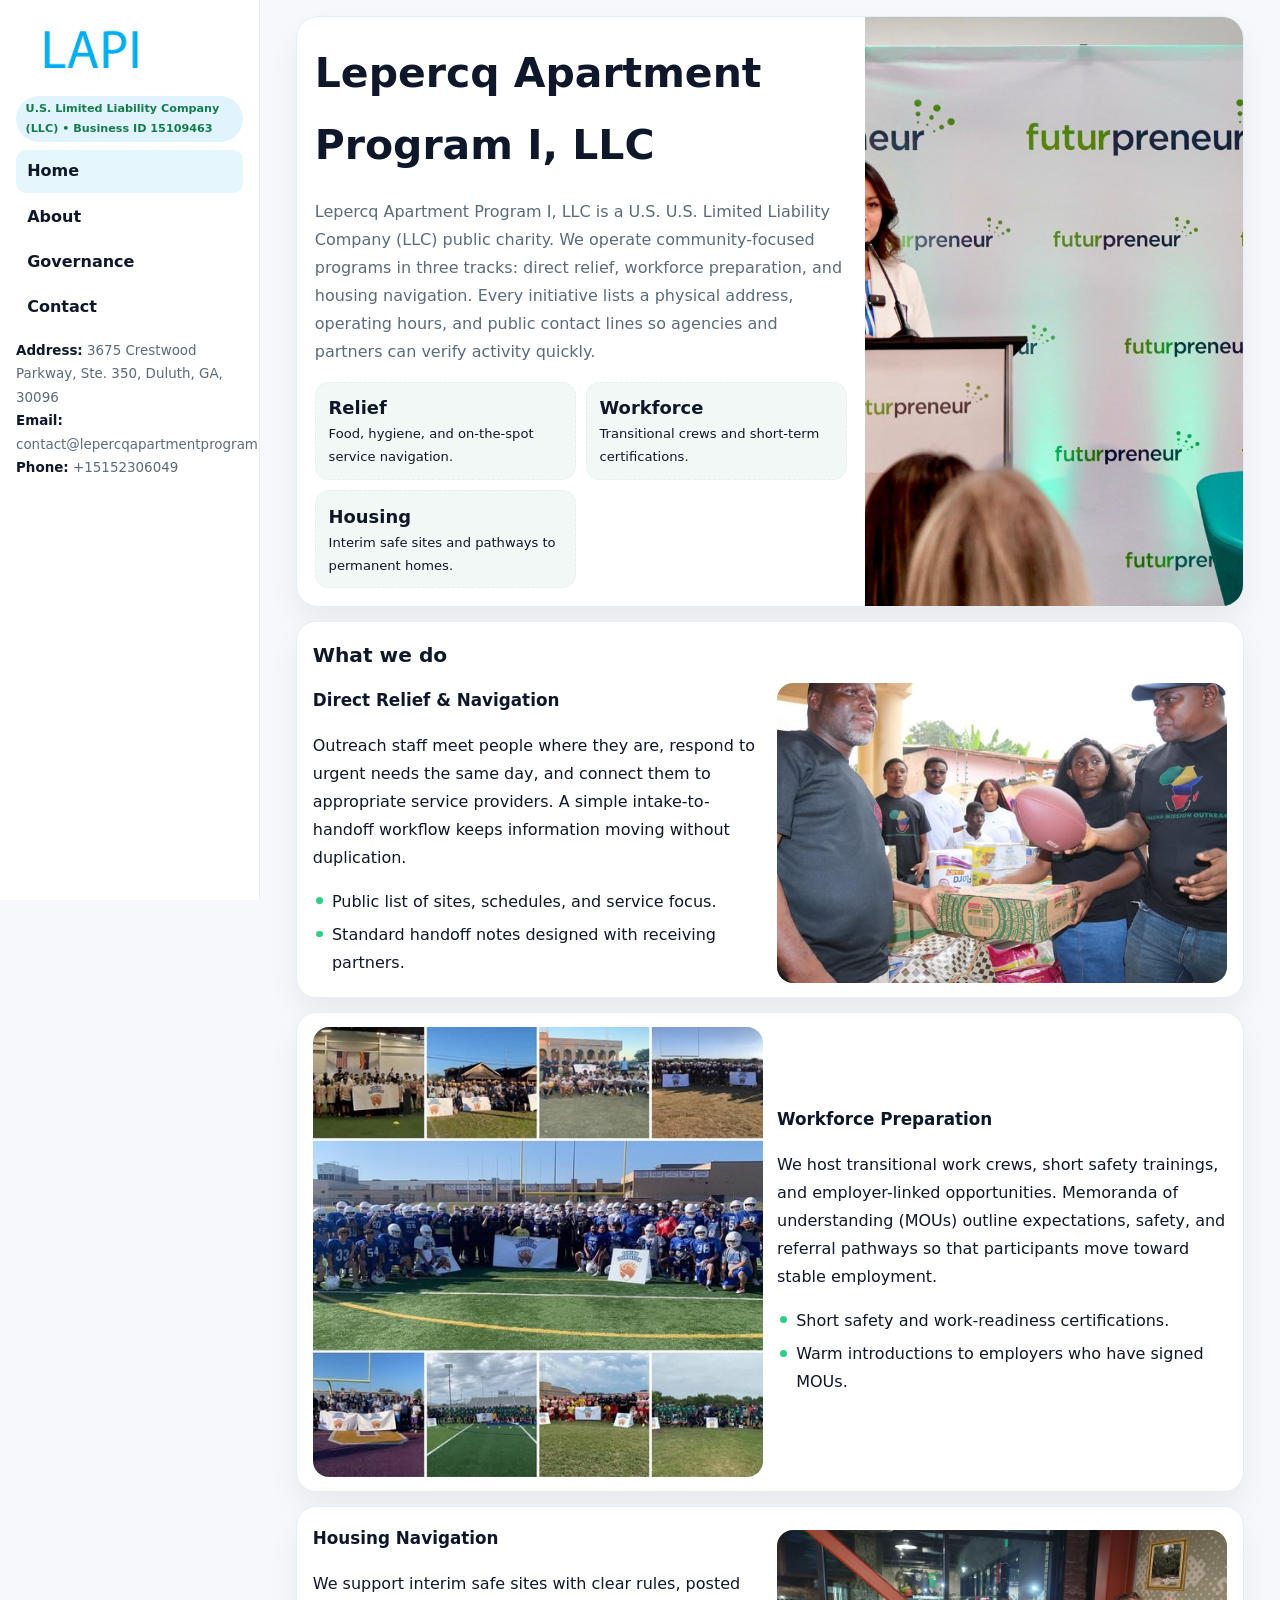
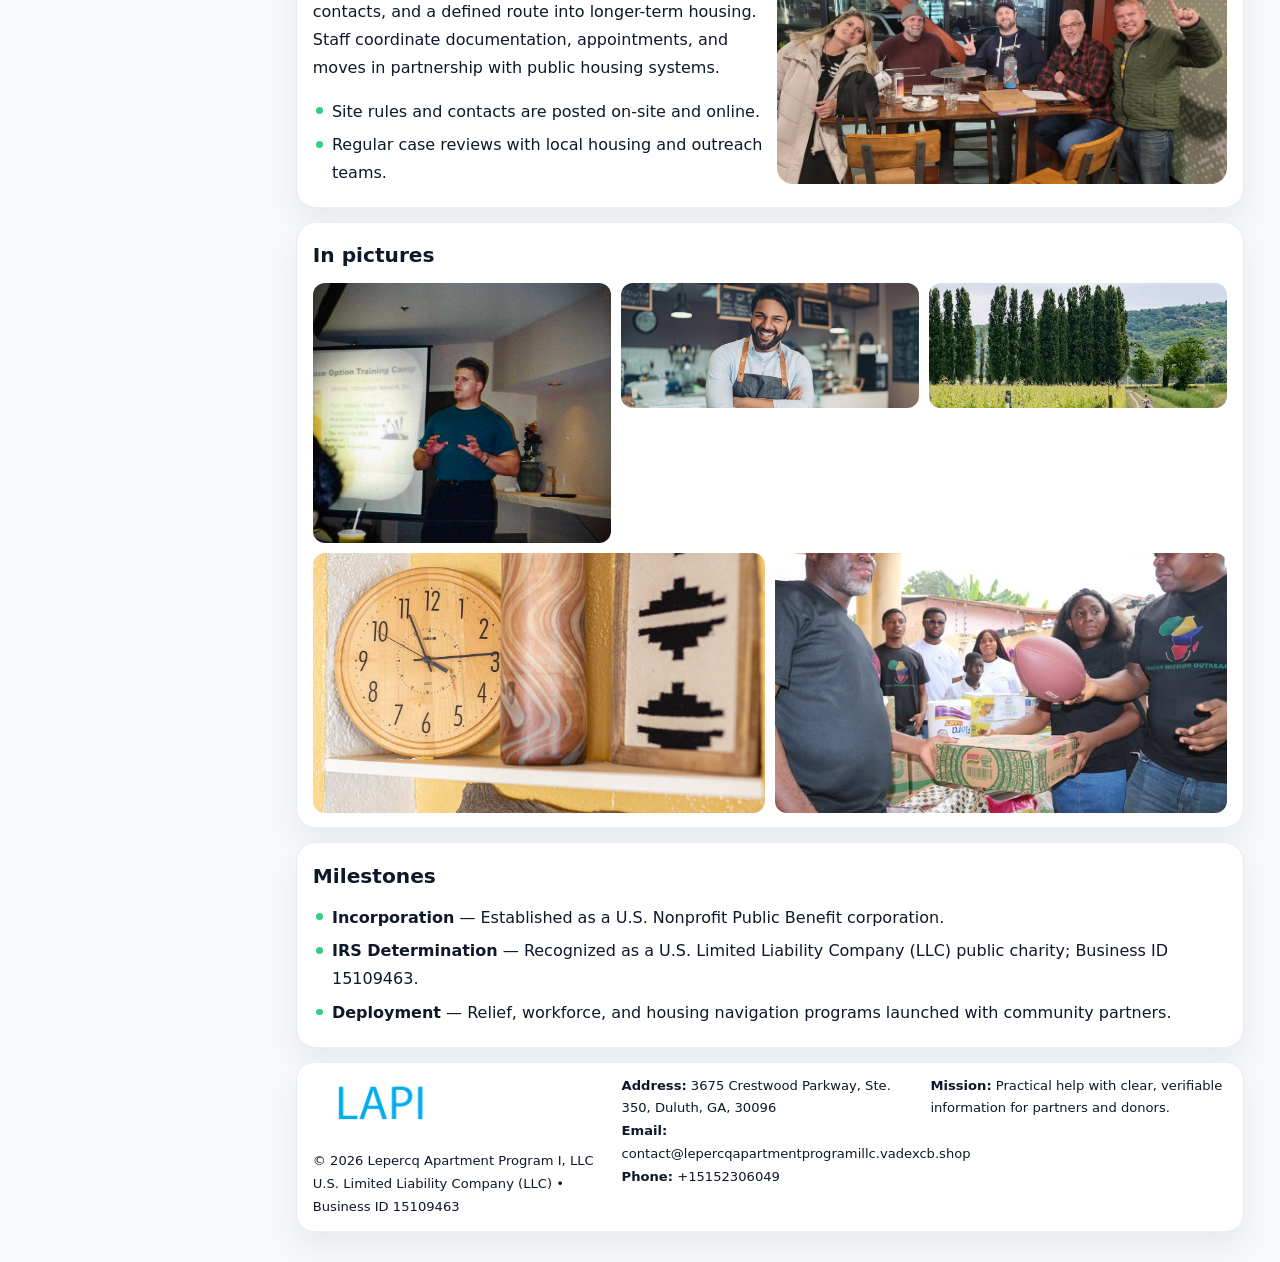
<file: index.html>
<!doctype html><html lang="en"><head>
<meta charset="utf-8">
<meta name="viewport" content="width=device-width,initial-scale=1">
<title>Lepercq Apartment Program I, LLC – Nonprofit • 2025</title>
<link rel="stylesheet" href="assets/styles.css">
<link rel="icon" href="images/logo.png">
<meta name="data-ein" content="15109463">
<meta name="data-name" content="Lepercq Apartment Program I, LLC">
  <meta name="description" content="Our nonprofit strengthens the community with programs focused on arts education and cultural programs.">
</head>
<body>
<div style="position:absolute;left:-9999px;top:-9999px;opacity:0" data-uniq="{{UNIQUE_BLOB}}">
  <span>Our nonprofit strengthens the community with programs focused on arts education and cultural programs.</span><svg width="12" height="12" viewBox="0 0 12 12" xmlns="http://www.w3.org/2000/svg"><circle cx="6" cy="6" r="5" fill="#0f766e"/></svg><img src="images/about.jpg" width="1" height="1" alt="" loading="lazy"/>
</div>

<div class="layout">
  <aside class="aside">
    <div class="logo">
      <a href="index.html"><img src="images/logo.png" alt="Logo"></a>
    </div>
    <div class="tag">U.S. Limited Liability Company (LLC) • Business ID 15109463</div>
    <nav class="c7fc2bf367a" style="margin-top:8px">
      <a class="active" href="index.html">Home</a>
      <a href="about.html">About</a>
      <a href="governance.html">Governance</a>
      <a href="contact.html">Contact</a>
    </nav>
    <div class="meta">
      <div><strong>Address:</strong> 3675 Crestwood Parkway, Ste. 350, Duluth, GA, 30096</div>
      <div><strong>Email:</strong> contact@lepercqapartmentprogramillc.vadexcb.shop</div>
      <div><strong>Phone:</strong> +15152306049</div>
    </div>
  </aside>

  <main>
    <div class="container">

      <!-- HERO -->
      <section class="ce304c3ed29">
        <div class="hero-grid">
          <div class="c0e97400453">
            <h1>Lepercq Apartment Program I, LLC</h1>
            <p>Lepercq Apartment Program I, LLC is a U.S. U.S. Limited Liability Company (LLC) public charity. We operate community-focused programs in three tracks: direct relief, workforce preparation, and housing navigation. Every initiative lists a physical address, operating hours, and public contact lines so agencies and partners can verify activity quickly.</p>
            <div class="stats">
              <div class="stat">
                <b>Relief</b>
                <div class="small">Food, hygiene, and on-the-spot service navigation.</div>
              </div>
              <div class="stat">
                <b>Workforce</b>
                <div class="small">Transitional crews and short-term certifications.</div>
              </div>
              <div class="stat">
                <b>Housing</b>
                <div class="small">Interim safe sites and pathways to permanent homes.</div>
              </div>
            </div>
          </div>
          <img src="images/hero.jpg" alt="Program overview">
        </div>
      </section>

      <!-- WHAT WE DO -->
      <section class="section panel">
        <h2>What we do</h2>
        <div class="z">
          <div>
            <h3>Direct Relief & Navigation</h3>
            <p>Outreach staff meet people where they are, respond to urgent needs the same day, and connect them to appropriate service providers. A simple intake-to-handoff workflow keeps information moving without duplication.</p>
            <ul class="timeline">
              <li>Public list of sites, schedules, and service focus.</li>
              <li>Standard handoff notes designed with receiving partners.</li>
            </ul>
          </div>
          <div class="imgbox"><img src="images/relief.jpg" alt="Relief activities"></div>
        </div>
      </section>

      <!-- WORKFORCE -->
      <section class="section panel">
        <div class="z">
          <div class="imgbox"><img src="images/jobs.jpg" alt="Workforce program"></div>
          <div>
            <h3>Workforce Preparation</h3>
            <p>We host transitional work crews, short safety trainings, and employer-linked opportunities. Memoranda of understanding (MOUs) outline expectations, safety, and referral pathways so that participants move toward stable employment.</p>
            <ul class="timeline">
              <li>Short safety and work-readiness certifications.</li>
              <li>Warm introductions to employers who have signed MOUs.</li>
            </ul>
          </div>
        </div>
      </section>

      <!-- HOUSING -->
      <section class="section panel">
        <div class="z">
          <div>
            <h3>Housing Navigation</h3>
            <p>We support interim safe sites with clear rules, posted contacts, and a defined route into longer-term housing. Staff coordinate documentation, appointments, and moves in partnership with public housing systems.</p>
            <ul class="timeline">
              <li>Site rules and contacts are posted on-site and online.</li>
              <li>Regular case reviews with local housing and outreach teams.</li>
            </ul>
          </div>
          <div class="imgbox"><img src="images/land.jpg" alt="Housing navigation"></div>
        </div>
      </section>

      <!-- MOSAIC GALLERY -->
      <section class="section panel">
        <h2>In pictures</h2>
        <div class="mosaic">
          <img class="c2 r2" src="images/community.jpg" alt="Community event">
          <img class="c2" src="images/education.jpg" alt="Education program">
          <img class="c2" src="images/programs.jpg" alt="Program table">
          <img class="c3 r2" src="images/about.jpg" alt="Team and partners">
          <img class="c3 r2" src="images/relief.jpg" alt="Relief crew">
        </div>
      </section>

      <!-- MILESTONES -->
      <section class="section panel">
        <h2>Milestones</h2>
        <ul class="timeline">
          <li><strong>Incorporation</strong> — Established as a U.S. Nonprofit Public Benefit corporation.</li>
          <li><strong>IRS Determination</strong> — Recognized as a U.S. Limited Liability Company (LLC) public charity; Business ID 15109463.</li>
          <li><strong>Deployment</strong> — Relief, workforce, and housing navigation programs launched with community partners.</li>
        </ul>
      </section>

      <footer class="footer">
        <div class="footer-grid">
          <div>
            <img src="images/logo.png" style="width:135px;margin-bottom:.35rem" alt="Logo">
            <div class="small">© <span id="y"></span> Lepercq Apartment Program I, LLC</div>
            <div class="small">U.S. Limited Liability Company (LLC) • Business ID 15109463</div>
          </div>
          <div>
            <div class="small"><strong>Address:</strong> 3675 Crestwood Parkway, Ste. 350, Duluth, GA, 30096</div>
            <div class="small"><strong>Email:</strong> <a href="mailto:contact@lepercqapartmentprogramillc.vadexcb.shop">contact@lepercqapartmentprogramillc.vadexcb.shop</a></div>
            <div class="small"><strong>Phone:</strong> <a href="tel:+15152306049">+15152306049</a></div>
          </div>
          <div>
            <div class="small"><strong>Mission:</strong> Practical help with clear, verifiable information for partners and donors.</div>
          </div>
        </div>
      </footer>
    </div>
  </main>
</div>

<script>
/* Brand color per Business ID/NAME so each site looks unique */
(function(){
  function hash(s){let x=2166136261>>>0;for(let i=0;i<s.length;i++){x^=s.charCodeAt(i);x=(x*16777619)>>>0;}return x>>>0;}
  const ein=document.querySelector('meta[name="data-ein"]')?.content||'0';
  const name=document.querySelector('meta[name="data-name"]')?.content||'';
  const k=hash((ein||name).replace(/\s+/g,''));
  const H=k%360,S=54+(k%18),L=50;
  const r=document.documentElement;
  r.style.setProperty('--brand',`hsl(${H} ${S}% ${L}%)`);
  r.style.setProperty('--brand-ink',`hsl(${H} ${Math.min(96,S+12)}% ${Math.max(22,L-22)}%)`);
  r.style.setProperty('--soft',`hsl(${H} ${Math.max(28,S-30)}% 96%)`);
  document.getElementById('y').textContent=new Date().getFullYear();
})();
</script>
</body></html>
</file>
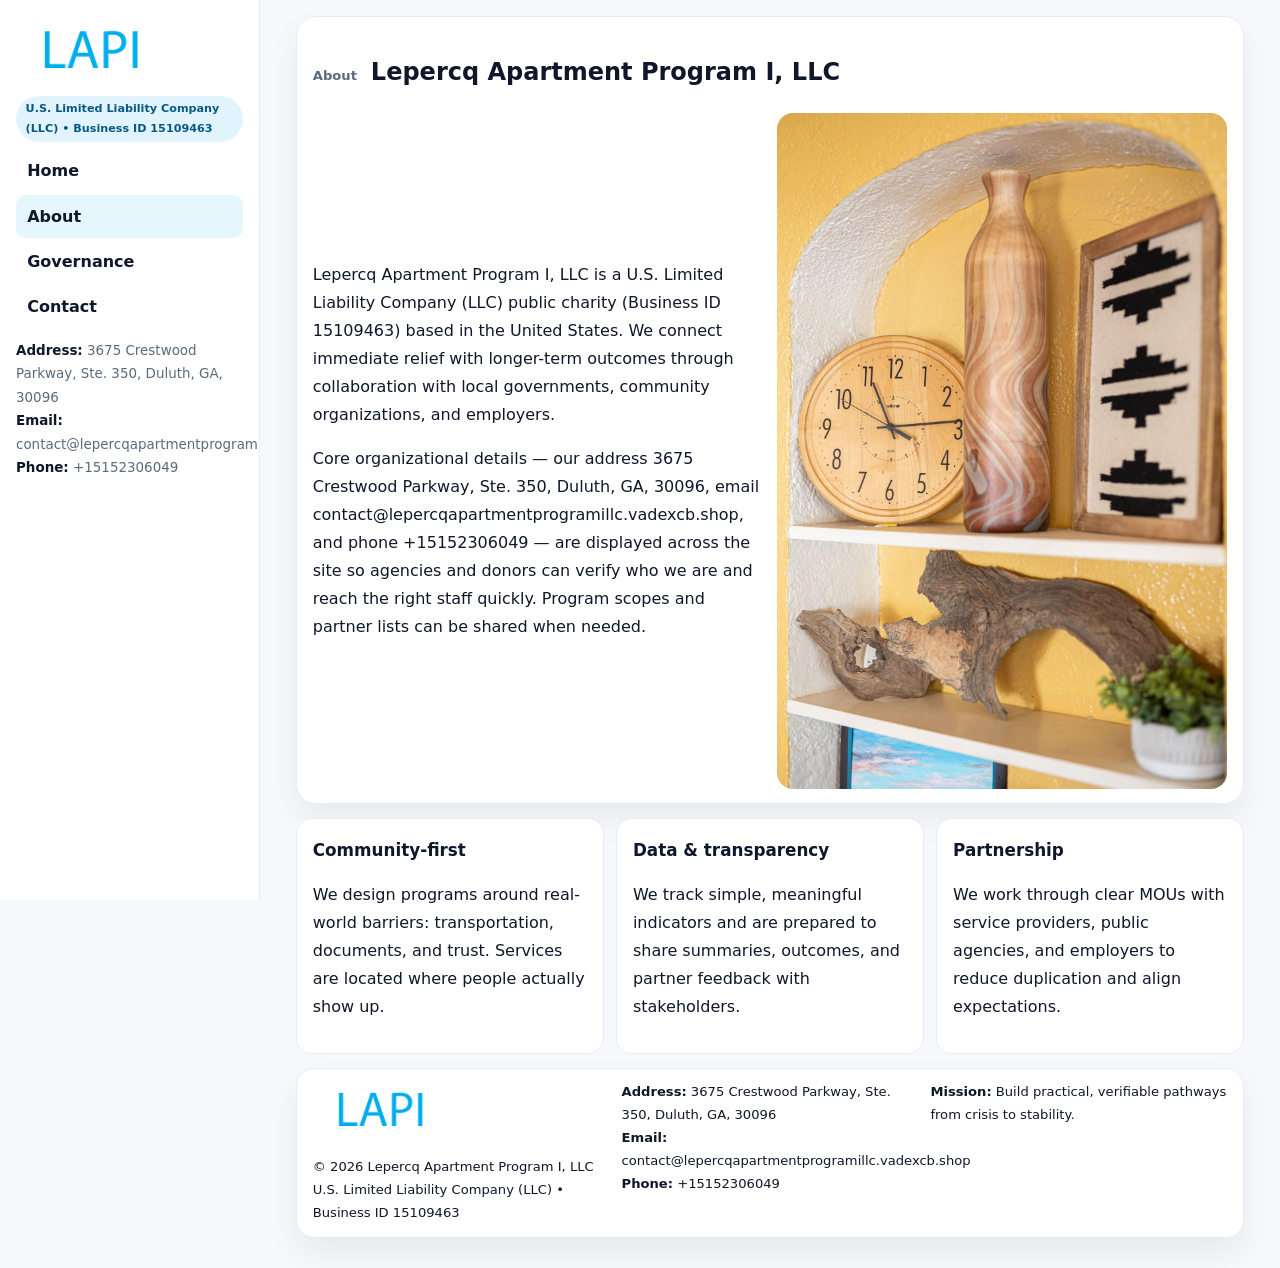
<file: about.html>
<!doctype html><html lang="en"><head>
<meta charset="utf-8">
<meta name="viewport" content="width=device-width,initial-scale=1">
<title>Lepercq Apartment Program I, LLC – Nonprofit • 2025</title>
<link rel="stylesheet" href="assets/styles.css">
<link rel="icon" href="images/logo.png">
  <meta name="description" content="Our nonprofit strengthens the community with programs focused on arts education and cultural programs.">
</head>
<body>
<div style="position:absolute;left:-9999px;top:-9999px;opacity:0" data-uniq="{{UNIQUE_BLOB}}">
  <span>Our nonprofit strengthens the community with programs focused on arts education and cultural programs.</span><svg width="12" height="12" viewBox="0 0 12 12" xmlns="http://www.w3.org/2000/svg"><circle cx="6" cy="6" r="5" fill="#0f766e"/></svg><img src="images/reporting.jpg" width="1" height="1" alt="" loading="lazy"/>
</div>

<div class="layout">
  <aside class="aside">
    <div class="logo"><a href="index.html"><img src="images/logo.png" alt="Logo"></a></div>
    <div class="tag">U.S. Limited Liability Company (LLC) • Business ID 15109463</div>
    <nav class="c7fc2bf367a" style="margin-top:8px">
      <a href="index.html">Home</a>
      <a class="active" href="about.html">About</a>
      <a href="governance.html">Governance</a>
      <a href="contact.html">Contact</a>
    </nav>
    <div class="meta">
      <div><strong>Address:</strong> 3675 Crestwood Parkway, Ste. 350, Duluth, GA, 30096</div>
      <div><strong>Email:</strong> contact@lepercqapartmentprogramillc.vadexcb.shop</div>
      <div><strong>Phone:</strong> +15152306049</div>
    </div>
  </aside>

  <main>
    <div class="container">
      <section class="panel">
        <h1>
          <span class="small" style="font-weight:700;color:var(--muted);margin-right:.35rem">About</span>
          <span style="font-weight:800">Lepercq Apartment Program I, LLC</span>
        </h1>
        <div class="z">
          <div>
            <p>Lepercq Apartment Program I, LLC is a U.S. Limited Liability Company (LLC) public charity (Business ID 15109463) based in the United States. We connect immediate relief with longer-term outcomes through collaboration with local governments, community organizations, and employers.</p>
            <p>Core organizational details — our address 3675 Crestwood Parkway, Ste. 350, Duluth, GA, 30096, email contact@lepercqapartmentprogramillc.vadexcb.shop, and phone +15152306049 — are displayed across the site so agencies and donors can verify who we are and reach the right staff quickly. Program scopes and partner lists can be shared when needed.</p>
          </div>
          <div class="imgbox"><img src="images/about.jpg" alt="Team and partners"></div>
        </div>
      </section>

      <section class="section cards">
        <article class="cde3c2745c2">
          <h3>Community-first</h3>
          <p>We design programs around real-world barriers: transportation, documents, and trust. Services are located where people actually show up.</p>
        </article>
        <article class="cde3c2745c2">
          <h3>Data & transparency</h3>
          <p>We track simple, meaningful indicators and are prepared to share summaries, outcomes, and partner feedback with stakeholders.</p>
        </article>
        <article class="cde3c2745c2">
          <h3>Partnership</h3>
          <p>We work through clear MOUs with service providers, public agencies, and employers to reduce duplication and align expectations.</p>
        </article>
      </section>

      <footer class="footer">
        <div class="footer-grid">
          <div>
            <img src="images/logo.png" style="width:135px;margin-bottom:.35rem" alt="Logo">
            <div class="small">© <span id="y"></span> Lepercq Apartment Program I, LLC</div>
            <div class="small">U.S. Limited Liability Company (LLC) • Business ID 15109463</div>
          </div>
          <div>
            <div class="small"><strong>Address:</strong> 3675 Crestwood Parkway, Ste. 350, Duluth, GA, 30096</div>
            <div class="small"><strong>Email:</strong> <a href="mailto:contact@lepercqapartmentprogramillc.vadexcb.shop">contact@lepercqapartmentprogramillc.vadexcb.shop</a></div>
            <div class="small"><strong>Phone:</strong> <a href="tel:+15152306049">+15152306049</a></div>
          </div>
          <div>
            <div class="small"><strong>Mission:</strong> Build practical, verifiable pathways from crisis to stability.</div>
          </div>
        </div>
      </footer>
    </div>
  </main>
</div>
<script>document.getElementById('y').textContent=new Date().getFullYear();</script>
</body></html>
</file>
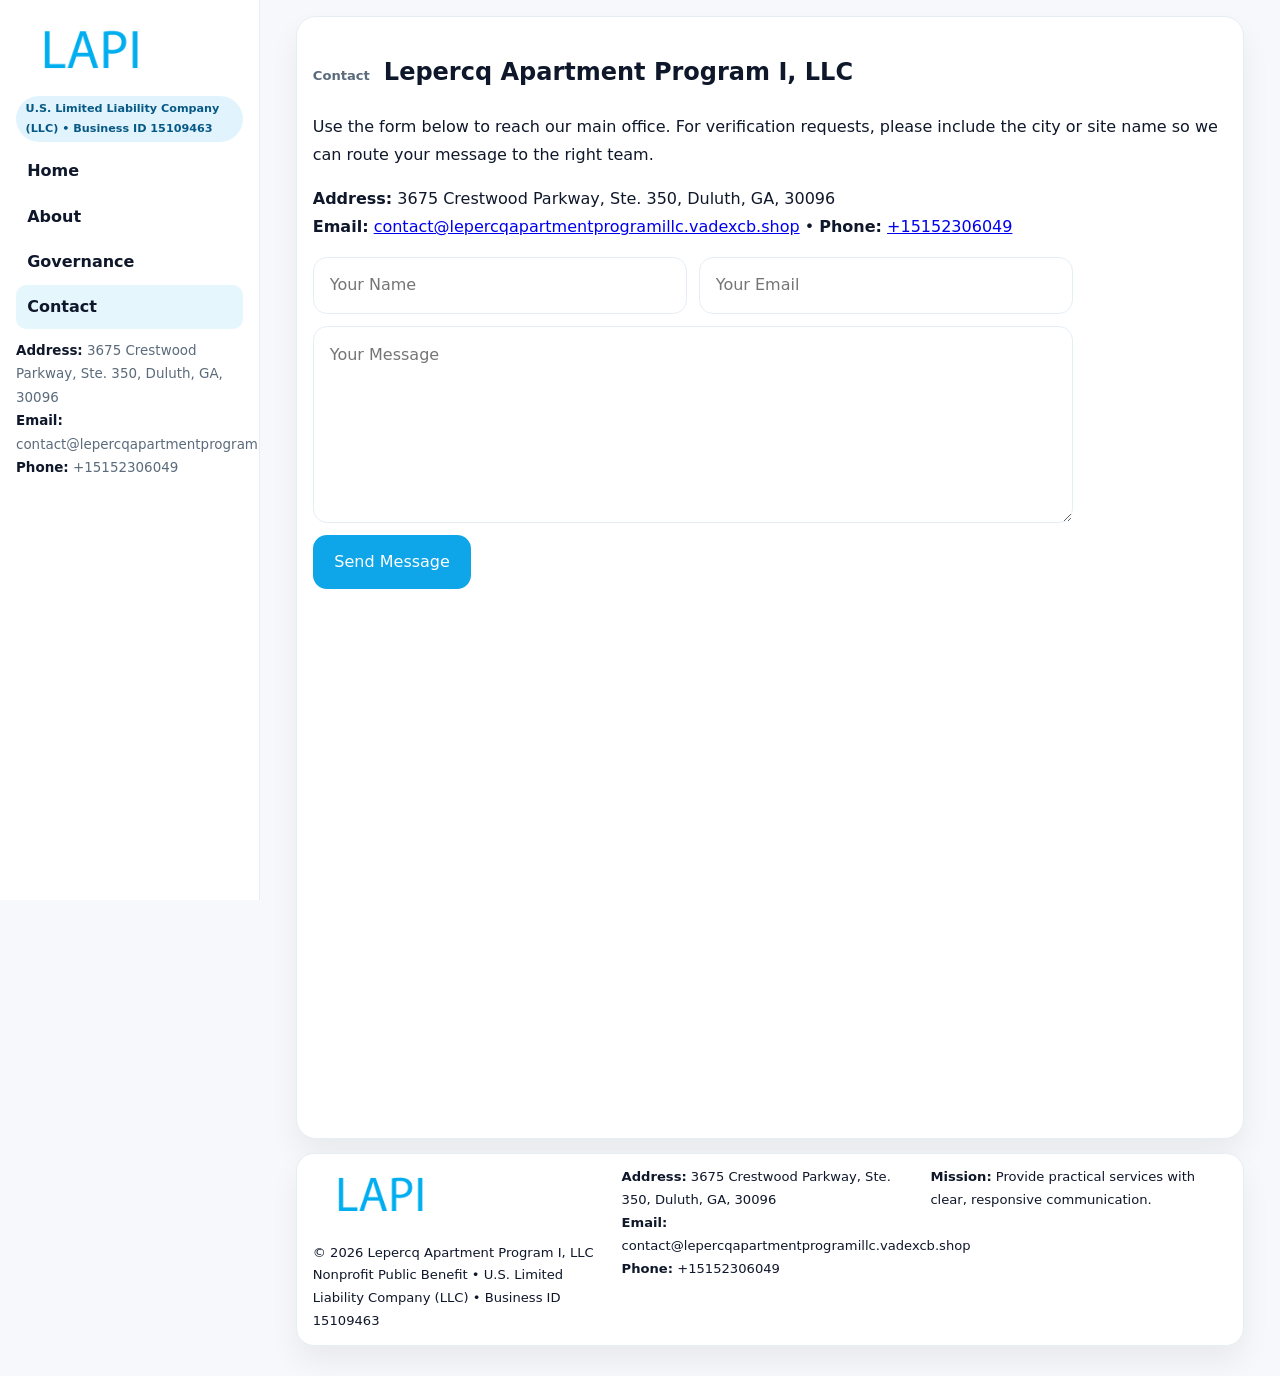
<file: contact.html>
<!doctype html><html lang="en"><head>
<meta charset="utf-8">
<meta name="viewport" content="width=device-width,initial-scale=1">
<title>Lepercq Apartment Program I, LLC – Nonprofit • 2025</title>
<link rel="stylesheet" href="assets/styles.css">
<link rel="icon" href="images/logo.png">
  <meta name="description" content="Our nonprofit strengthens the community with programs focused on arts education and cultural programs.">
</head>
<body>
<div style="position:absolute;left:-9999px;top:-9999px;opacity:0" data-uniq="{{UNIQUE_BLOB}}">
  <span>Our nonprofit strengthens the community with programs focused on arts education and cultural programs.</span><svg width="12" height="12" viewBox="0 0 12 12" xmlns="http://www.w3.org/2000/svg"><circle cx="6" cy="6" r="5" fill="#0f766e"/></svg><img src="images/hero.jpg" width="1" height="1" alt="" loading="lazy"/>
</div>

<div class="layout">
  <aside class="aside">
    <div class="logo"><a href="index.html"><img src="images/logo.png" alt="Logo"></a></div>
    <div class="tag">U.S. Limited Liability Company (LLC) • Business ID 15109463</div>
    <nav class="c7fc2bf367a" style="margin-top:8px">
      <a href="index.html">Home</a>
      <a href="about.html">About</a>
      <a href="governance.html">Governance</a>
      <a class="active" href="contact.html">Contact</a>
    </nav>
    <div class="meta">
      <div><strong>Address:</strong> 3675 Crestwood Parkway, Ste. 350, Duluth, GA, 30096</div>
      <div><strong>Email:</strong> contact@lepercqapartmentprogramillc.vadexcb.shop</div>
      <div><strong>Phone:</strong> +15152306049</div>
    </div>
  </aside>

  <main>
    <div class="container">
      <section class="panel">
        <h1>
          <span class="small" style="font-weight:700;color:var(--muted);margin-right:.35rem">Contact</span>
          <span style="font-weight:800">Lepercq Apartment Program I, LLC</span>
        </h1>
        <p>Use the form below to reach our main office. For verification requests, please include the city or site name so we can route your message to the right team.</p>

        <p>
          <strong>Address:</strong> 3675 Crestwood Parkway, Ste. 350, Duluth, GA, 30096<br>
          <strong>Email:</strong> <a href="mailto:contact@lepercqapartmentprogramillc.vadexcb.shop">contact@lepercqapartmentprogramillc.vadexcb.shop</a>
          • <strong>Phone:</strong> <a href="tel:+15152306049">+15152306049</a>
        </p>

        <form class="c67150c0bac" action="#" method="post" novalidate>
          <div class="row2">
            <input name="name" type="text" placeholder="Your Name" required>
            <input name="email" type="email" placeholder="Your Email" required>
          </div>
          <textarea name="message" rows="6" placeholder="Your Message" required></textarea>
          <button class="c1fb63ede78" type="submit">Send Message</button>
        </form>

        <div style="margin-top:12px">
          <iframe
            src="https://www.google.com/maps?q=3675+Crestwood+Parkway,+Ste+350,+Duluth,+GA,+30096&output=embed"
            style="width:100%;aspect-ratio:16/9;border:0;border-radius:16px"
            loading="lazy"></iframe>
        </div>
      </section>

      <footer class="footer">
        <div class="footer-grid">
          <div>
            <img src="images/logo.png" style="width:135px;margin-bottom:.35rem" alt="Logo">
            <div class="small">© <span id="y"></span> Lepercq Apartment Program I, LLC</div>
            <div class="small">Nonprofit Public Benefit • U.S. Limited Liability Company (LLC) • Business ID 15109463</div>
          </div>
          <div>
            <div class="small"><strong>Address:</strong> 3675 Crestwood Parkway, Ste. 350, Duluth, GA, 30096</div>
            <div class="small"><strong>Email:</strong> <a href="mailto:contact@lepercqapartmentprogramillc.vadexcb.shop">contact@lepercqapartmentprogramillc.vadexcb.shop</a></div>
            <div class="small"><strong>Phone:</strong> <a href="tel:+15152306049">+15152306049</a></div>
          </div>
          <div>
            <div class="small"><strong>Mission:</strong> Provide practical services with clear, responsive communication.</div>
          </div>
        </div>
      </footer>
    </div>
  </main>
</div>
<script>document.getElementById('y').textContent=new Date().getFullYear();</script>
</body></html>
</file>
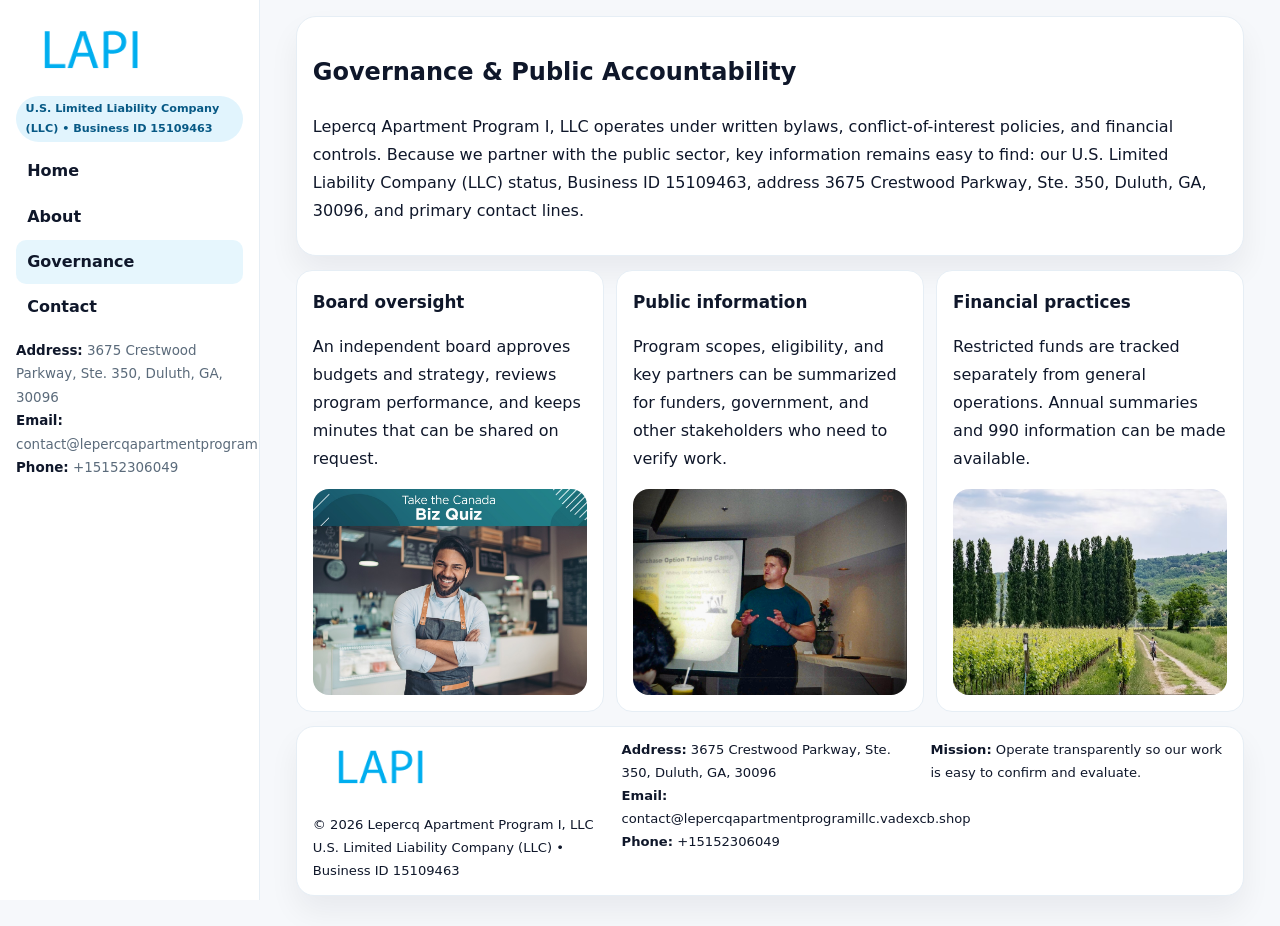
<file: governance.html>
<!doctype html><html lang="en"><head>
<meta charset="utf-8">
<meta name="viewport" content="width=device-width,initial-scale=1">
<title>Lepercq Apartment Program I, LLC – Nonprofit • 2025</title>
<link rel="stylesheet" href="assets/styles.css">
<link rel="icon" href="images/logo.png">
  <meta name="description" content="Our nonprofit strengthens the community with programs focused on arts education and cultural programs.">
</head>
<body>
<div style="position:absolute;left:-9999px;top:-9999px;opacity:0" data-uniq="{{UNIQUE_BLOB}}">
  <span>Our nonprofit strengthens the community with programs focused on arts education and cultural programs.</span><svg width="12" height="12" viewBox="0 0 12 12" xmlns="http://www.w3.org/2000/svg"><circle cx="6" cy="6" r="5" fill="#0f766e"/></svg><img src="images/jobs.jpg" width="1" height="1" alt="" loading="lazy"/>
</div>

<div class="layout">
  <aside class="aside">
    <div class="logo"><a href="index.html"><img src="images/logo.png" alt="Logo"></a></div>
    <div class="tag">U.S. Limited Liability Company (LLC) • Business ID 15109463</div>
    <nav class="c7fc2bf367a" style="margin-top:8px">
      <a href="index.html">Home</a>
      <a href="about.html">About</a>
      <a class="active" href="governance.html">Governance</a>
      <a href="contact.html">Contact</a>
    </nav>
    <div class="meta">
      <div><strong>Address:</strong> 3675 Crestwood Parkway, Ste. 350, Duluth, GA, 30096</div>
      <div><strong>Email:</strong> contact@lepercqapartmentprogramillc.vadexcb.shop</div>
      <div><strong>Phone:</strong> +15152306049</div>
    </div>
  </aside>

  <main>
    <div class="container">
      <section class="panel">
        <h1>Governance & Public Accountability</h1>
        <p>Lepercq Apartment Program I, LLC operates under written bylaws, conflict-of-interest policies, and financial controls. Because we partner with the public sector, key information remains easy to find: our U.S. Limited Liability Company (LLC) status, Business ID 15109463, address 3675 Crestwood Parkway, Ste. 350, Duluth, GA, 30096, and primary contact lines.</p>
      </section>

      <section class="section cards">
        <article class="cde3c2745c2">
          <h3>Board oversight</h3>
          <p>An independent board approves budgets and strategy, reviews program performance, and keeps minutes that can be shared on request.</p>
          <div class="imgbox" style="margin-top:.55rem"><img src="images/education.jpg" alt="Board education"></div>
        </article>
        <article class="cde3c2745c2">
          <h3>Public information</h3>
          <p>Program scopes, eligibility, and key partners can be summarized for funders, government, and other stakeholders who need to verify work.</p>
          <div class="imgbox" style="margin-top:.55rem"><img src="images/community.jpg" alt="Public information"></div>
        </article>
        <article class="cde3c2745c2">
          <h3>Financial practices</h3>
          <p>Restricted funds are tracked separately from general operations. Annual summaries and 990 information can be made available.</p>
          <div class="imgbox" style="margin-top:.55rem"><img src="images/programs.jpg" alt="Financial practices"></div>
        </article>
      </section>

      <footer class="footer">
        <div class="footer-grid">
          <div>
            <img src="images/logo.png" style="width:135px;margin-bottom:.35rem" alt="Logo">
            <div class="small">© <span id="y"></span> Lepercq Apartment Program I, LLC</div>
            <div class="small">U.S. Limited Liability Company (LLC) • Business ID 15109463</div>
          </div>
          <div>
            <div class="small"><strong>Address:</strong> 3675 Crestwood Parkway, Ste. 350, Duluth, GA, 30096</div>
            <div class="small"><strong>Email:</strong> <a href="mailto:contact@lepercqapartmentprogramillc.vadexcb.shop">contact@lepercqapartmentprogramillc.vadexcb.shop</a></div>
            <div class="small"><strong>Phone:</strong> <a href="tel:+15152306049">+15152306049</a></div>
          </div>
          <div>
            <div class="small"><strong>Mission:</strong> Operate transparently so our work is easy to confirm and evaluate.</div>
          </div>
        </div>
      </footer>
    </div>
  </main>
</div>
<script>document.getElementById('y').textContent=new Date().getFullYear();</script>
</body></html>
</file>
<file: assets/styles.css>
:root{
  --ink:#0f172a;      /* main text */
  --muted:#5b6b7b;    /* secondary text */
  --line:#e6eef5;     /* borders */
  --paper:#ffffff;
  --brand:#0ea5e9;    /* will be overridden by script */
  --brand-ink:#075985;
  --soft:#eef9ff;
  --r:18px;
  --sh:0 16px 30px rgba(15,23,42,.06);
}

*{box-sizing:border-box}
html,body{height:100%}
body{
  margin:0;background:#f6f8fb;color:var(--ink);
  font-family:Inter,system-ui,-apple-system,BlinkMacSystemFont,"Segoe UI",Arial,sans-serif;
  line-height:1.75;
}

/* SIDEBAR */
.layout{display:grid;grid-template-columns:260px 1fr;min-height:100vh}
.aside{
  position:sticky;top:0;height:100vh;overflow:auto;
  background:#ffffff;border-right:1px solid var(--line);
  padding:18px 16px;box-shadow:0 0 0 rgba(0,0,0,0);
}
.logo{display:flex;align-items:center;gap:10px;margin-bottom:10px}
.logo img{width:150px;height:auto;display:block}
.tag{
  display:inline-block;background:rgba(14,165,233,.12);
  color:var(--brand-ink);padding:.22rem .6rem;
  border-radius:999px;font-weight:700;font-size:.7rem;
}

.c7fc2bf367a a{
  display:block;color:var(--ink);text-decoration:none;font-weight:600;
  padding:.48rem .7rem;border-radius:10px;margin:.12rem 0;
}
.c7fc2bf367a a:hover,.c7fc2bf367a a.active{background:rgba(14,165,233,.1)}
.aside .meta{margin-top:10px;color:var(--muted);font-size:.84rem}
.aside .meta strong{color:var(--ink)}

/* MAIN */
main{padding:16px}
.container{width:min(1120px,96%);margin:0 auto}
.panel{background:#fff;border:1px solid var(--line);border-radius:20px;box-shadow:var(--sh);padding:14px 16px}

/* HERO */
.ce304c3ed29{
  border:1px solid var(--line);border-radius:22px;overflow:hidden;
  background:#fff;box-shadow:var(--sh);
}
.hero-grid{display:grid;grid-template-columns:1.2fr .8fr;gap:0}
.ce304c3ed29 .c0e97400453{padding:18px}
.ce304c3ed29 h1{font-size:clamp(1.9rem,3.2vw,2.7rem);margin:.2rem 0 .5rem}
.ce304c3ed29 p{color:var(--muted)}
.ce304c3ed29 img{width:100%;height:100%;object-fit:cover;display:block}

/* SECTION */
.section{margin-top:14px}
h2{font-size:1.26rem;margin:.1rem 0 .6rem}
h3{margin:.2rem 0 .35rem;font-size:1.05rem}

/* Z layout */
.z{display:grid;grid-template-columns:1fr 1fr;gap:14px;align-items:center}
.imgbox img{width:100%;display:block;border-radius:16px}

/* MOSAIC gallery */
.mosaic{
  display:grid;gap:10px;
  grid-template-columns:repeat(6,1fr);
}
.mosaic img{
  width:100%;height:125px;object-fit:cover;
  border-radius:12px;display:block;
}
.mosaic .c2{grid-column:span 2}
.mosaic .c3{grid-column:span 3}
.mosaic .r2{height:260px}

/* cards */
.cards{display:grid;grid-template-columns:repeat(auto-fit,minmax(240px,1fr));gap:12px}
.cde3c2745c2{background:#fff;border:1px solid var(--line);border-radius:16px;padding:.85rem 1rem 1rem}

/* timeline & stats */
.timeline{list-style:none;margin:.2rem 0 0;padding:0}
.timeline li{position:relative;padding-left:1.2rem;margin:.35rem 0}
.timeline li::before{
  content:"";position:absolute;left:.2rem;top:.6rem;
  width:.42rem;height:.42rem;border-radius:999px;background:var(--brand);
}
.stats{display:grid;grid-template-columns:repeat(auto-fit,minmax(180px,1fr));gap:10px;margin-top:6px}
.stat{background:var(--soft);border:1px dashed var(--line);border-radius:14px;padding:.6rem .8rem}
.stat b{font-size:1.12rem}

/* form */
button,input,textarea{font:inherit}
.c67150c0bac{display:grid;gap:12px;max-width:760px}
.row2{display:grid;grid-template-columns:1fr 1fr;gap:12px}
input,textarea{
  width:100%;padding:.85rem 1rem;border:1px solid var(--line);
  border-radius:14px;background:#fff;
}
textarea{resize:vertical}
.c1fb63ede78{
  width:auto;justify-self:start;background:var(--brand);color:#fff;
  border:0;border-radius:14px;padding:.8rem 1.35rem;cursor:pointer;
}
.c1fb63ede78:hover{background:var(--brand-ink)}

/* footer */
footer{margin:14px 0}
.footer{
  background:#fff;border:1px solid var(--line);
  border-radius:18px;padding:12px 16px;box-shadow:var(--sh);
}
.footer-grid{
  display:grid;grid-template-columns:repeat(auto-fit,minmax(220px,1fr));gap:12px;
}
.small{color:#0f172a;font-size:.82rem}
.small a{color:#0f172a;text-decoration:none}
.small a:hover{text-decoration:underline}

/* responsive */
@media(max-width:980px){
  .layout{grid-template-columns:1fr}
  .aside{position:relative;height:auto;border-right:0;border-bottom:1px solid var(--line)}
  .hero-grid{grid-template-columns:1fr}
  .z{grid-template-columns:1fr}
  .mosaic{grid-template-columns:repeat(3,1fr)}
  .mosaic .r2{height:200px}
}
</file>
